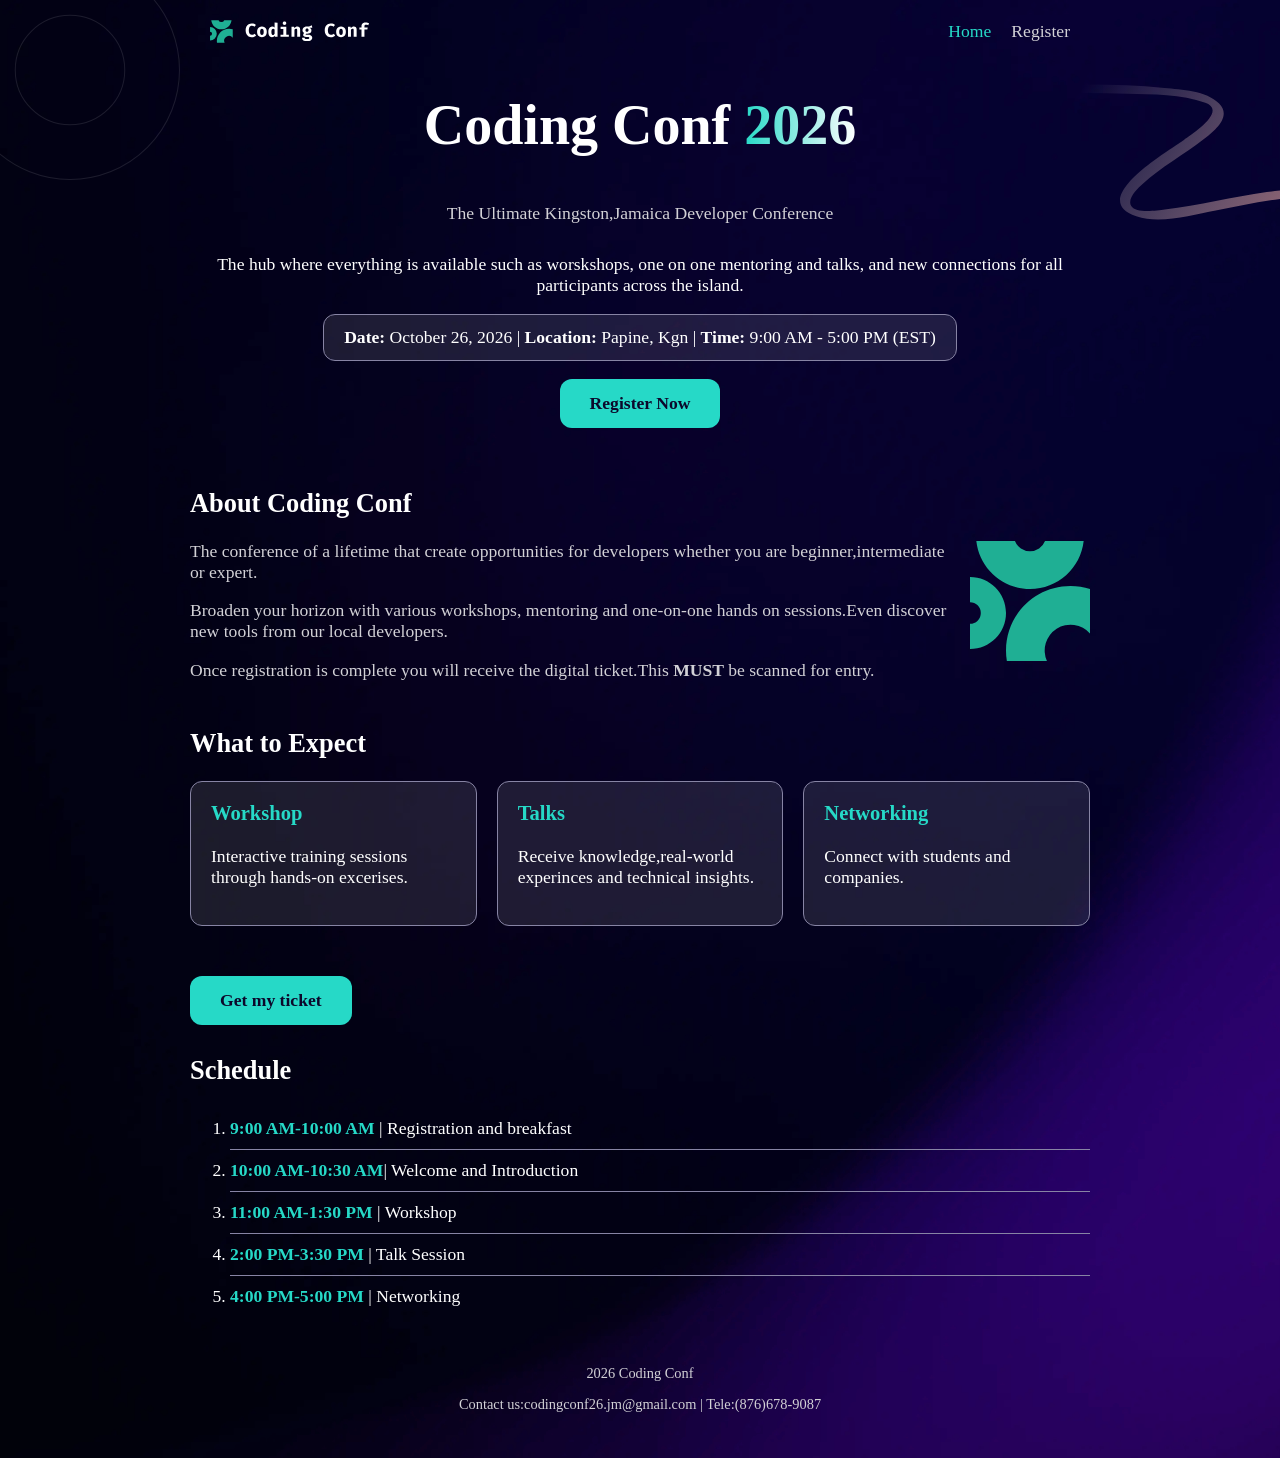
<file: HTML/index.html>
<!DOCTYPe html>
<html lang="en">
<head>
<!-- 
	Index.html|Rochelle Mills (2301557)|Course: CIT2011 Web Programming IA#2 | The launch page with information on the event and link  for  registration 
-->
<meta charset="UTF-8"/>
<meta name= "viewport" content="width=device-width, initial-scale=1.0"/>
<meta 
	name="description"
	content="Coding Conf 2026 - October 26, 2026 Location: Papine, Kingston. Register for your ticket today"
	/>
<title> Coding Conf 2026 | Home </title>
<link rel="icon" href="../assets/images/favicon-32x32.png" />
<link rel="stylesheet" href="../css/style.css" />
</head>
  
<body>
   <!-- Background decorations -->
<img class="decor decor-circle" src="../assets/images/pattern-circle.svg"
alt="" />
<img class="decor decor-squiggle" src="../assets/images/pattern-squiggly-line-top.svg" alt="" />
<header class="site-header">
<img src="../assets/images/logo-full.svg" alt="Coding Conf logo"
class="logo" />
<nav>
<a href="index.html" class="active">Home</a>
<a href="login.html">Register</a>
</nav>
</header>
   <!-- Event information  -->
		   <main>
		<section class="hero">
		<h1>Coding Conf <span class="gradient-text">2026</span></h1>
		<p class="subtitle">The Ultimate Kingston,Jamaica Developer Conference</p>
		<p>The hub where everything is available such as worskshops, one on one mentoring and talks, and new connections for all participants across the island.</p>
		<p class="event-info">
		<strong>Date:</strong> October 26, 2026  |
		<strong>Location:</strong> Papine, Kgn |
		<strong>Time: </strong>9:00 AM - 5:00 PM (EST)
		</p>
		<a href="login.html" class="btn">Register Now</a>
		</section>
 <!-- About  info -->
	<section class="about">
	<h2>About Coding Conf</h2>
	<img src="../assets/images/logo-mark.svg" alt="" class="about-img" />
	<p>
	The conference of a lifetime that create opportunities for developers whether you are beginner,intermediate or expert.
	</p>
	<p>
	Broaden your horizon with various workshops, mentoring and one-on-one hands on sessions.Even discover new tools from our local developers.
	</p>
	<p>
	Once registration is complete you will receive the digital ticket.This <strong>MUST </strong> be scanned for entry.
	</p>
	</section>
	<section>
	<h2>What to Expect</h2>
	<div class="cards">
	<article class="card">
	<h3>Workshop</h3>
	<p>Interactive training sessions through hands-on excerises.</p>
	</article>
	<article class="card">
	<h3>Talks</h3>
	<p>Receive knowledge,real-world experinces and technical insights.</p>
	</article>
	<article class="card">
	<h3>Networking</h3>
	<p>Connect with students and companies.</p>
	</article>
	<section class="about">
  <a href="login.html" class="btn">Get my ticket</a>
</section>
	</div>
	   <!-- Conference schedule info -->
	  <h2>Schedule</h2>
  <ol class="schedule">
    <li><strong>9:00 AM-10:00 AM </strong>| Registration and breakfast</li>
    <li><strong>10:00 AM-10:30 AM</strong>| Welcome and Introduction</li>
	<li><strong>11:00 AM-1:30 PM </strong>| Workshop</li>
	<li><strong>2:00 PM-3:30 PM </strong> |	Talk Session</li>
	<li><strong>4:00 PM-5:00 PM </strong> |	Networking</li>
  </ol>
	</section>
	</main>
	<footer>
	<p> 2026 Coding Conf </p>
	<p> Contact us:codingconf26.jm@gmail.com | Tele:(876)678-9087</p>
	</footer>
	</body>
</html>
</file>
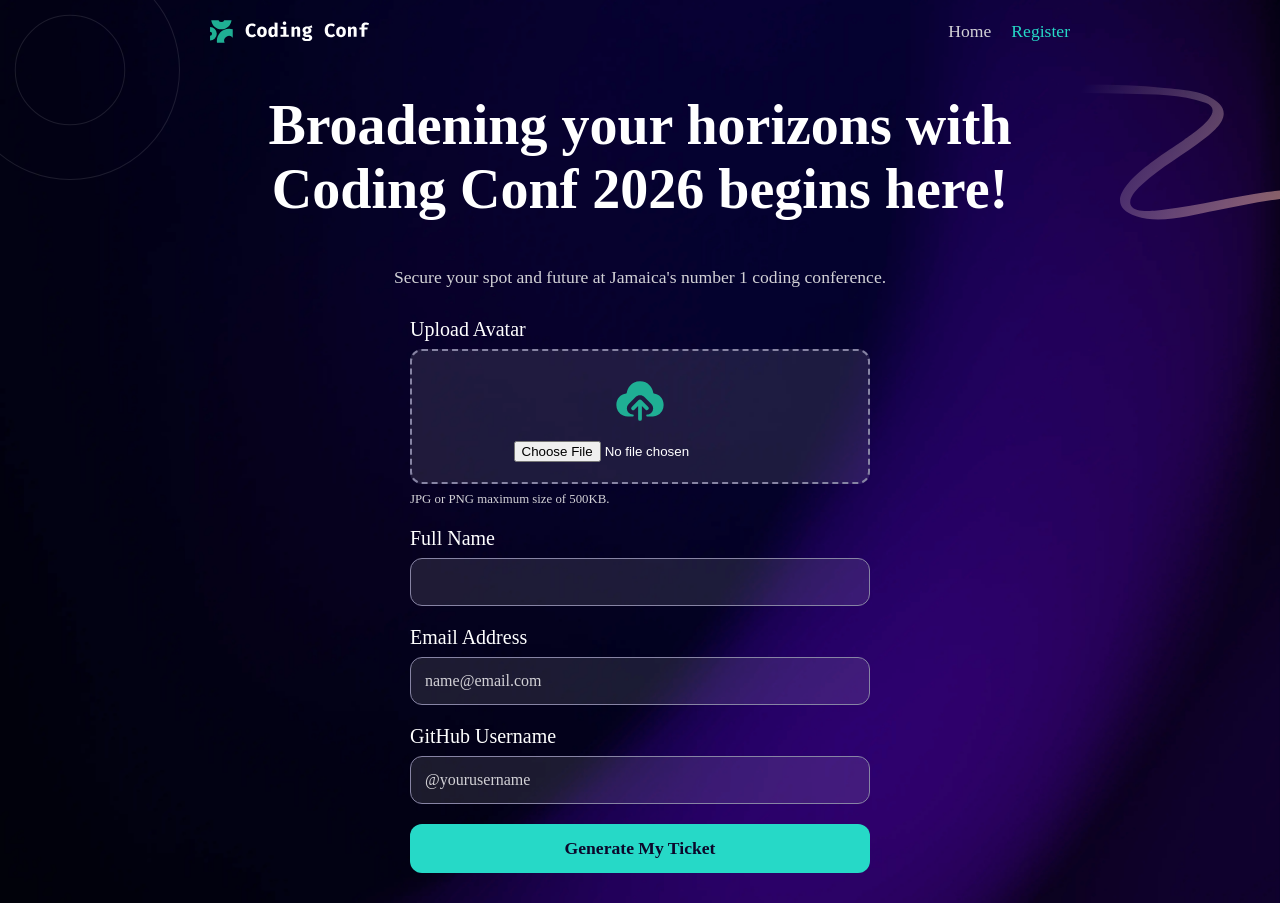
<file: HTML/login.html>
<!DOCTYPE html>
<html lang="en">
  <head>
    <!--
   Rochelle Mills (2301557) |  Registration form  for Coding Conf that is validated by validation.js
    -->
    <meta charset="UTF-8" />
    <meta name="viewport" content="width=device-width, initial-scale=1.0" />
    <meta name="description" content="Register for Coding Conf 2026 and receive your ticket" />
    <title>Coding Conf 2026 | Register</title>
    <link rel="icon" href="../assets/images/favicon-32x32.png" />
    <link rel="stylesheet" href="../css/style.css" />
  </head>
   <!-- Background decorations -->
  <body>
    <img class="decor decor-circle" src="../assets/images/pattern-circle.svg" alt="" />
    <img class="decor decor-squiggle" src="../assets/images/pattern-squiggly-line-top.svg" alt="" />

    <header class="site-header">
      <img src="../assets/images/logo-full.svg" alt="Coding Conf logo" class="logo" />
      <nav>
        <a href="index.html">Home</a>
        <a href="login.html" class="active">Register</a>
      </nav>
    </header>  
	   <!-- Form registration input -->

<main>
<section class="hero">
<h1>Broadening your horizons with Coding Conf 2026 begins here!</h1>
<p class="subtitle">Secure your spot and future at Jamaica's number 1 coding conference.</p>
<!-- Fields for user to input information that will be validated by validation.js -->
<form id="registerForm" novalidate>
<div class="field">
<label for="avatar">Upload Avatar</label>
<div class="upload-box">
<img id="preview" src="../assets/images/icon-upload.svg"
alt="Upload icon" />
<input type="file" id="avatar" accept="image/jpeg, image/png"
/>
</div>
<p class="hint">JPG or PNG maximum size of 500KB.</p>
<p class="error" id="avatarError"></p>
</div>

<div class="field">
<label for="fullName">Full Name</label>
<input type="text" id="fullName" />
<p class="error" id="nameError"></p>
</div>
<div class="field">
<label for="email">Email Address</label>
<input type="email" id="email" placeholder="name@email.com" />
<p class="error" id="emailError"></p>
</div>
<div class="field">
<label for="github">GitHub Username</label>
<input type="text" id="github" placeholder="@yourusername" />
<p class="error" id="githubError"></p>
</div>
<button type="submit" class="btn">Generate My Ticket</button>
</form>
</section>
</main>
<script src="../js/validation.js"></script>
</body>
</html>
</file>
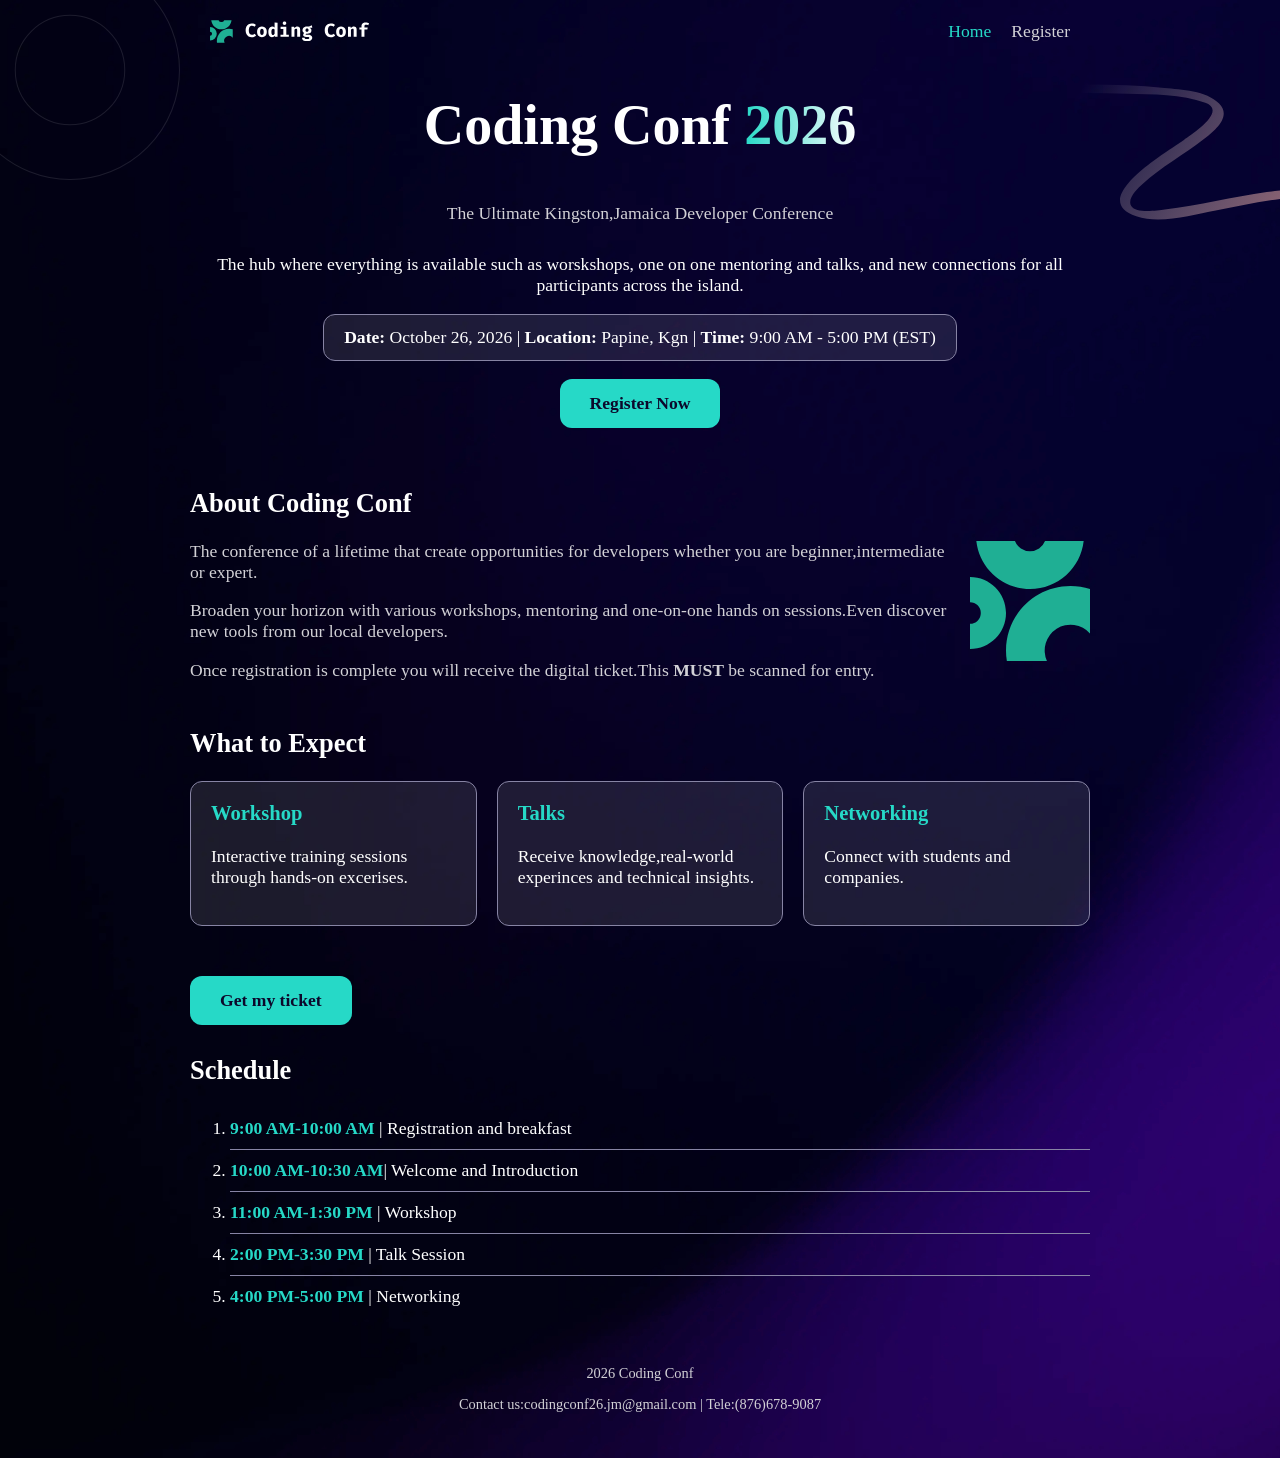
<file: HTML/ticket.html>
<!DOCTYPE html>
<html lang="en">
<head>
<!-- 
ticket.html (2301557) - Rochelle A Mills|  Creates the ticket and displays confirmation information
-->
<meta charset="UTF-8"/>
<meta name= "viewport" content="width=device-width, initial-scale=1.0"/>
<meta name="description" content="Confirm your Coding Conf 2026 Tickets"/>
	<title>Coding Conf 2026 | Ticket</title>
	<link rel="icon" href="../assets/images/favicon-32x32.png" />
    <link rel="stylesheet" href="../css/style.css" />
  </head>
  
  <body>
    <img class="decor decor-circle" src="../assets/images/pattern-circle.svg" alt="" />
    <img class="decor decor-squiggle" src="../assets/images/pattern-squiggly-line-top.svg" alt="" />

    <header class="site-header">
      <img src="../assets/images/logo-full.svg" alt="Coding Conf logo" class="logo" />
      <nav>
        <a href="index.html">Home</a>
        <a href="login.html">Register</a>
      </nav>
    </header>
	<main>
<section class="hero">
<h1>Congrats, <span class="gradient-text" id="bannerName"></span>!
Your ticket is ready.</h1>
<p class="subtitle">
Ticket is emailed to  <span class="teal" id="bannerEmail">
</span>
and all updates on the event will be sent.
</p>
<!-- Ticket -->
<article class="ticket">
<div class="ticket-top">
<img src="../assets/images/logo-mark.svg" alt="Coding Conf icon"
class="ticket-logo" />
<div>
<h2>Coding Conf 2026</h2>
<p class="ticket-date">Oct 26, 2026 | Papine, Kgn</p>
</div>
</div>
<div class="ticket-person">
<img id="ticketAvatar" src="../assets/images/image-avatar.jpg"
alt="Attendee photo" class="ticket-avatar" />
<div>
<p class="ticket-name" id="ticketName"></p>
<a id="ticketGithub" href="#" target="_blank">
<img src="../assets/images/icon-github.svg" alt=""
class="github-icon" />
<span id="ticketHandle"></span>
</a>
</div>
</div>
<p class="ticket-serial" id="ticketSerial"></p>
</article>
</section>
</main>
 <footer>
      <p> 2026 Coding Conf </p>
	  <p> Contact us:codingconf26.jm@gmail.com | Tele:(876)678-9087</p>
    </footer>
    <script src="../js/ticket.js"></script>
  </body>
</html>
</file>
<file: css/style.css>
/* style.css
 /* Styles for all three pages */

/*  Properties */
:root {
  --dark: hsl(248, 70%, 10%);
  --white: hsl(0, 0%, 100%);
  --grey: hsl(252, 6%, 83%);
  --grey-dark: hsl(245, 15%, 58%);
  --teal: hsl(174, 70%, 50%);
  --teal-dark: hsl(174, 70%, 40%);
  --glass: rgba(255, 255, 255, 0.1);
  --radius: 12px;
  --title-size: clamp(1.8rem, 5vw, 3.5rem);
}

* {
  box-sizing: border-box;
}

body {
  margin: 0;
  font-family: Georgia, "Times New Roman", serif;
  font-size: 1.1rem;
  color: var(--white);
  background-color: var(--dark);
  background-image: url("../assets/images/background-mobile.png");
  background-size: cover;
  min-height: 100vh;
}

/*  resets the  margins  */
:where(h1, h2, h3, p) {
  margin-top: 0;
}

img {
  max-width: 100%;
}

main {
  width: 90%;
  max-width: 900px;
  margin: 0 auto;
}

/* Position*/
.decor {
  position: absolute;
  z-index: -1;
}

.decor-circle {
  top: -40px;
  left: -40px;
  width: 150px;
}

.decor-squiggle {
  top: 20px;
  right: 0;
  width: 120px;
}

/*Header and footer */
.site-header {
  display: flex;
  flex-direction: column;
  align-items: center;
  gap: 10px;
  padding: 20px;
}

.logo {
  width: 160px;
}

nav {
  display: flex;
  gap: 20px;
}

nav a {
  color: var(--grey);
  text-decoration: none;
}

/* :is() styles hover and the active page */
nav a:is(:hover, .active) {
  color: var(--teal);
}

footer {
  text-align: center;
  padding: 30px 20px;
  color: var(--grey);
  font-size: 0.9rem;
}

.hero {
  display: flex;
  flex-direction: column;
  align-items: center;
  text-align: center;
  padding: 30px 0;
}

h1 {
  font-size: var(--title-size);
  font-weight: 800;
}

.subtitle {
  color: var(--grey);
  max-width: 600px;
  margin-bottom: 30px;
}

/* Gradient text*/
.gradient-text {
  background: linear-gradient(90deg, var(--teal), var(--white));
  -webkit-background-clip: text;
  background-clip: text;
  color: transparent;
}

.teal {
  color: var(--teal);
}


:is(.logo, .ticket-logo, .about-img, #preview) {
  filter: hue-rotate(160deg);
}

.btn {
  display: inline-block;
  padding: 14px 30px;
  border: none;
  border-radius: var(--radius);
  background-color: var(--teal);
  color: var(--dark);
  font-family: inherit;
  font-size: 1.1rem;
  font-weight: 800;
  text-decoration: none;
  cursor: pointer;
  transition: background-color 0.3s, transform 0.3s;
}

.btn:hover {
  background-color: var(--teal-dark);
  transform: translateY(-3px);
}

:is(a, input, button):focus-visible {
  outline: 3px solid var(--grey);
  outline-offset: 3px;
}

/* Home page  */
.event-info {
  padding: 12px 20px;
  border: 1px solid var(--grey-dark);
  border-radius: var(--radius);
  background: var(--glass);
}

.about {
  padding: 30px 0;
}

.about-img {
  float: right;
  width: 80px;
  margin: 0 0 10px 20px;
}

.about p {
  color: var(--grey);
}

.cards {
  display: grid;
  grid-template-columns: 1fr;
  gap: 20px;
  clear: both;
}

.card {
  padding: 20px;
  border: 1px solid var(--grey-dark);
  border-radius: var(--radius);
  background: var(--glass);
  transition: transform 0.3s;
}

.card:hover {
  transform: translateY(-5px);
}

.card h3 {
  color: var(--teal);
}

/* Schedule */
.schedule li {
  padding: 10px 0;
  border-bottom: 1px solid var(--grey-dark);
}

.schedule li:last-child {
  border-bottom: none;
}

.schedule strong {
  color: var(--teal);
}

/* Form page*/
form {
  width: 100%;
  max-width: 460px;
  text-align: left;
}

.field {
  margin-bottom: 20px;
}

label {
  display: block;
  margin-bottom: 8px;
  font-size: 1.25rem;
}

/* :not() every input that is not of the type file*/
input:not([type="file"]) {
  width: 100%;
  padding: 14px;
  border: 1px solid var(--grey-dark);
  border-radius: var(--radius);
  background: var(--glass);
  color: var(--white);
  font-family: inherit;
  font-size: 1rem;
}

input::placeholder {
  color: var(--grey);
}

.upload-box {
  display: flex;
  flex-direction: column;
  align-items: center;
  gap: 10px;
  padding: 20px;
  border: 2px dashed var(--grey-dark);
  border-radius: var(--radius);
  background: var(--glass);
}

#preview {
  width: 60px;
  height: 60px;
  object-fit: cover;
  border-radius: var(--radius);
}

.hint {
  margin: 8px 0 0;
  font-size: 0.8rem;
  color: var(--grey);
}

.error {
  margin: 8px 0 0;
  font-size: 0.85rem;
  color: var(--teal);
}


.field:has(.error:not(:empty)) :is(input, .upload-box) {
  border-color: var(--teal);
}

form .btn {
  width: 100%;
}

/*  Ticket page */
.ticket {
  position: relative;
  width: 100%;
  max-width: 600px;
  margin-top: 30px;
  padding: 16px 70px 16px 16px;
  text-align: left;
  border: 1px solid rgba(255, 255, 255, 0.6);
  border-radius: var(--radius);
  background: rgba(255, 255, 255, 0.12);
  backdrop-filter: blur(10px);
  -webkit-backdrop-filter: blur(10px);
  animation: popIn 0.8s ease-out;
}

.ticket-top,
.ticket-person {
  display: flex;
  align-items: center;
  gap: 12px;
}

.ticket-top {
  margin-bottom: 30px;
}

.ticket-top h2 {
  margin: 0;
  font-size: clamp(1.4rem, 4vw, 2.2rem);
}

.ticket-logo {
  width: 32px;
}

.ticket-date {
  margin: 0;
  color: var(--grey);
  font-size: 0.9rem;
}

.ticket-avatar {
  width: 56px;
  height: 56px;
  object-fit: cover;
  border-radius: var(--radius);
}

.ticket-name {
  margin: 0;
  font-size: clamp(1.1rem, 3vw, 1.5rem);
}

.ticket-person a {
  display: flex;
  align-items: center;
  gap: 6px;
  color: var(--grey);
  text-decoration: none;
}

.ticket-person a:hover {
  color: var(--teal);
}

.github-icon {
  width: 20px;
}

/* Ticket serial number that is displayed at the right */
.ticket-serial {
  position: absolute;
  top: 0;
  right: 0;
  bottom: 0;
  width: 55px;
  margin: 0;
  display: flex;
  align-items: center;
  justify-content: center;
  border-left: 2px dashed var(--grey-dark);
  writing-mode: vertical-rl;
  font-size: 1.2rem;
  color: var(--grey-dark);
}

/*  Animation */
@keyframes popIn {
  from {
    opacity: 0;
    transform: scale(0.8);
  }
  to {
    opacity: 1;
    transform: scale(1);
  }
}

/* Turn animations off for users who ask for less motion */
@media (prefers-reduced-motion: reduce) {
  * {
    animation: none !important;
    transition: none !important;
  }
}

/* Tablet and desktop (768px +) */
@media (min-width: 768px) {
  body {
    background-image: url("../assets/images/background-desktop.png");
  }

  .site-header {
    flex-direction: row;
    justify-content: space-between;
    max-width: 900px;
    margin: 0 auto;
  }

  .decor-circle {
    width: 220px;
  }

  .decor-squiggle {
    top: 80px;
    width: 300px;
  }

  .cards {
    grid-template-columns: repeat(3, 1fr);
  }

  .about-img {
    width: 120px;
  }

  .ticket {
    padding: 24px 100px 24px 24px;
  }

  .ticket-logo {
    width: 40px;
  }

  .ticket-avatar {
    width: 90px;
    height: 90px;
  }

  .ticket-serial {
    width: 80px;
    font-size: 1.6rem;
  }
}
</file>
